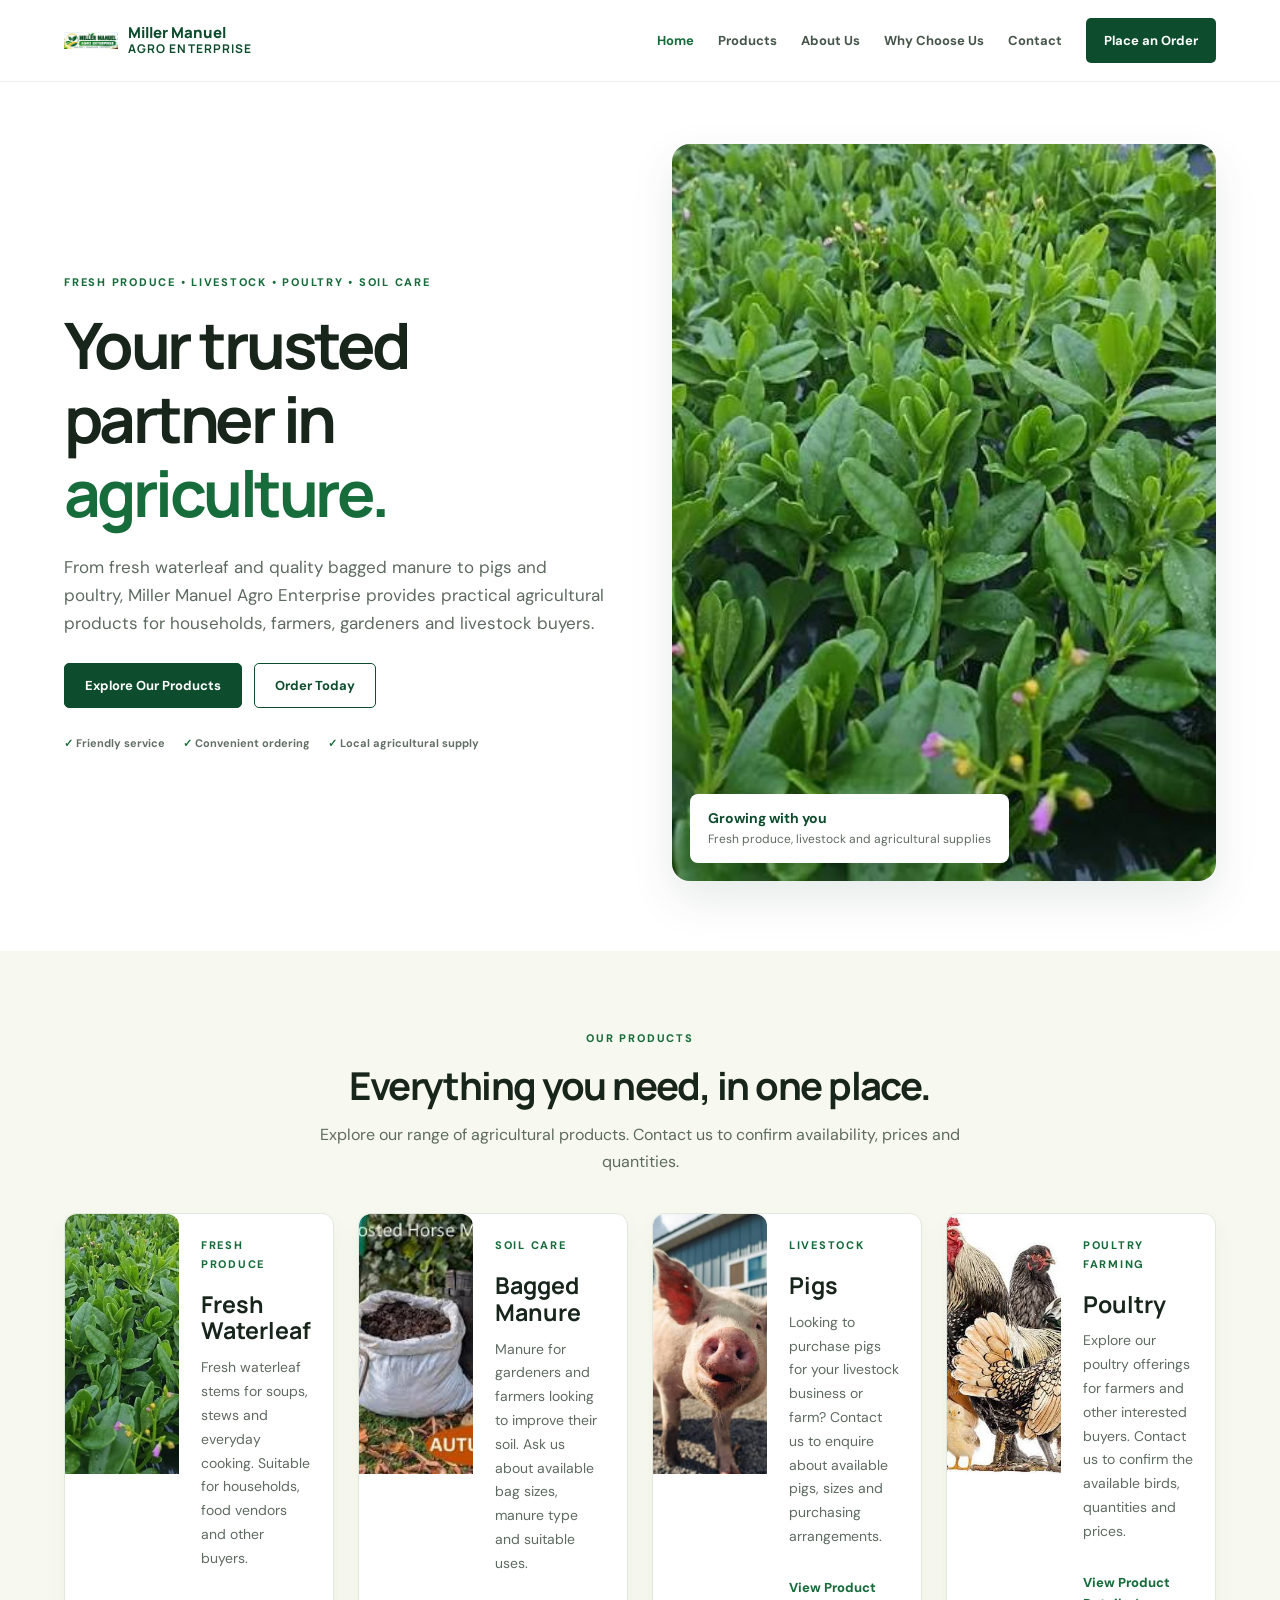
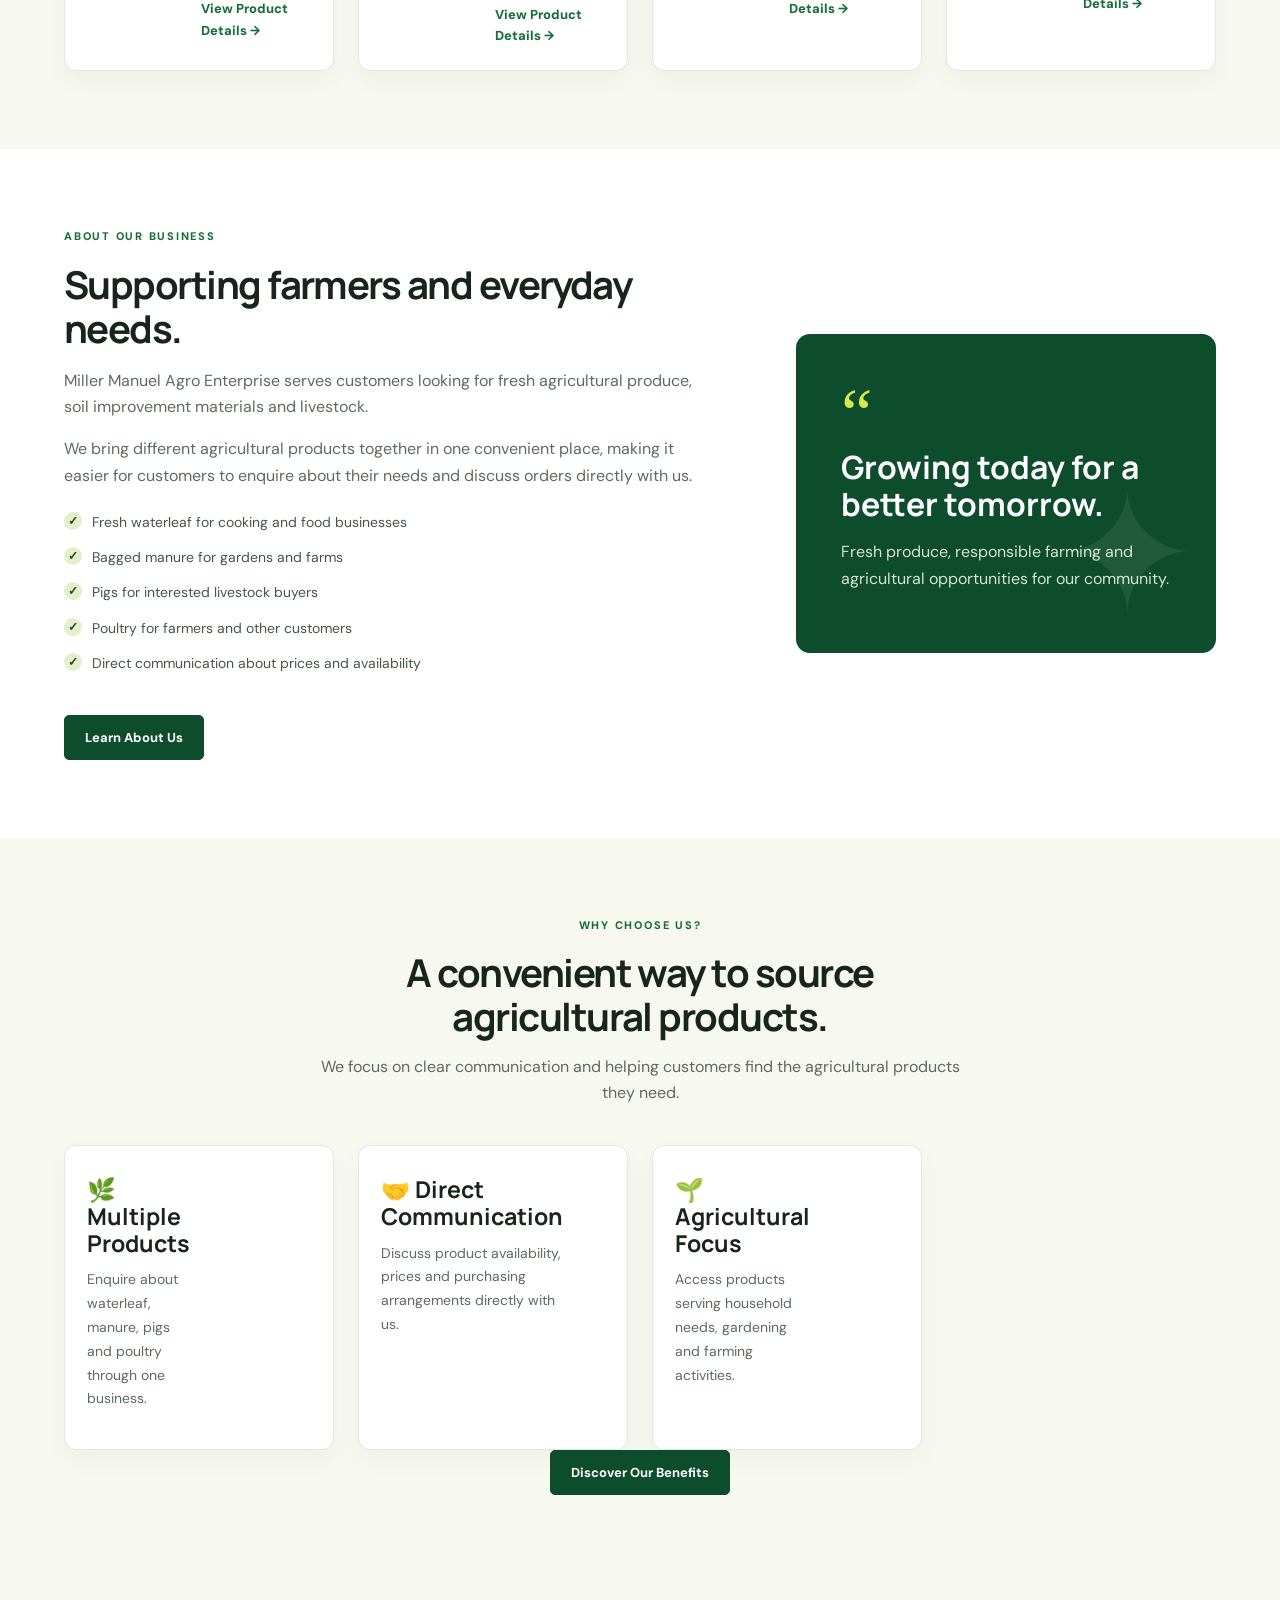
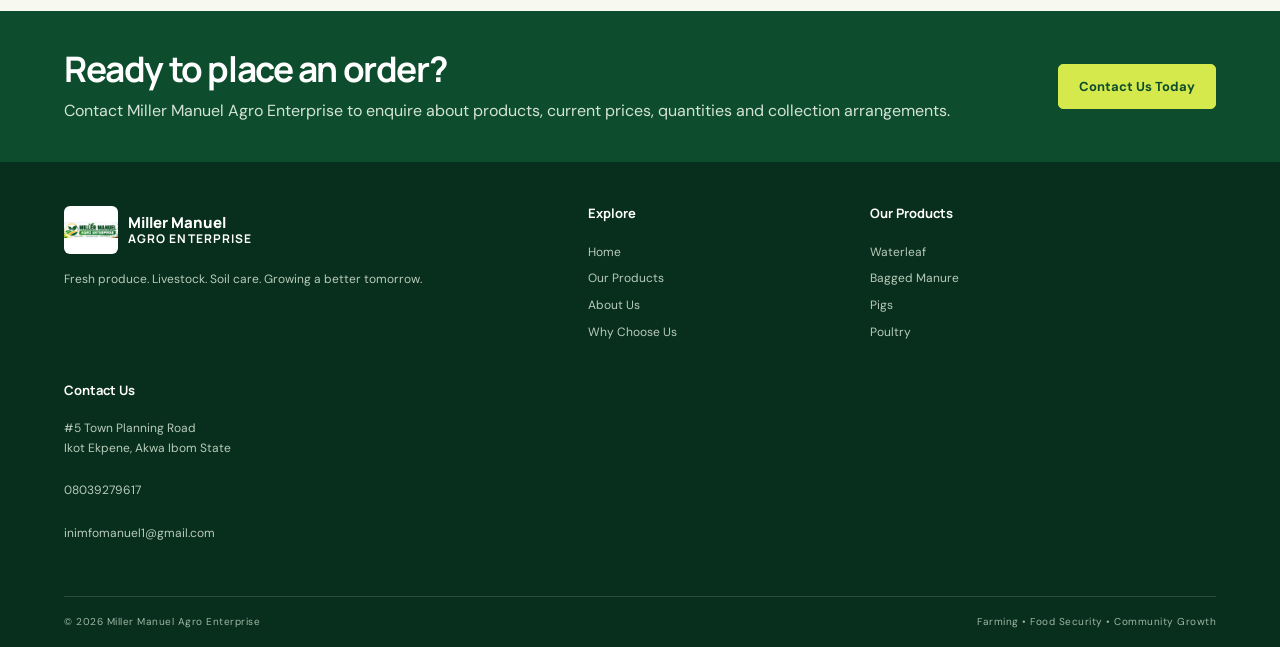
<file: index.html>
<!DOCTYPE html>
<html lang="en">
<head>
    <meta charset="UTF-8">
    <meta name="viewport" content="width=device-width, initial-scale=1.0">

    <meta name="description" content="Buy fresh waterleaf, quality bagged manure, healthy pigs and poultry from Miller Manuel Agro Enterprise in Ikot Ekpene, Akwa Ibom State.">

    <meta name="theme-color" content="#174d32">

    <title>Miller Manuel Agro Enterprise | Home</title>

    <!-- Website favicon -->
    <link rel="icon" type="image/png" href="images/logo.png">

    <!-- Website stylesheet -->
    <link rel="stylesheet" href="style.css">

    <!-- Website JavaScript -->
    <script src="script.js" defer></script>
</head>

<body>

<!-- HEADER -->
<header class="site-header">
    <a class="brand" href="index.html">
        <img src="images/logo.png" alt="Miller Manuel Agro Enterprise logo">
        <span>Miller Manuel <b>Agro Enterprise</b></span>
    </a>

    <button
        class="menu-toggle"
        aria-label="Open navigation"
        aria-expanded="false"
        aria-controls="main-navigation"
        type="button">
        ☰
    </button>

    <nav class="nav" id="main-navigation">
        <a class="active" href="index.html">Home</a>
        <a href="products.html">Products</a>
        <a href="about.html">About Us</a>
        <a href="benefits.html">Why Choose Us</a>
        <a href="contact.html">Contact</a>
        <a class="nav-cta" href="contact.html#order">Place an Order</a>
    </nav>
</header>

<main>

    <!-- HERO SECTION -->
    <section class="hero">
        <div class="hero-content">

            <p class="eyebrow">
                FRESH PRODUCE • LIVESTOCK • POULTRY • SOIL CARE
            </p>

            <h1>
                Your trusted partner in
                <span>agriculture.</span>
            </h1>

            <p>
                From fresh waterleaf and quality bagged manure to pigs
                and poultry, Miller Manuel Agro Enterprise provides
                practical agricultural products for households,
                farmers, gardeners and livestock buyers.
            </p>

            <div class="hero-actions">
                <a class="button" href="products.html">
                    Explore Our Products
                </a>

                <a class="button button-outline" href="contact.html#order">
                    Order Today
                </a>
            </div>

            <div class="trust-row">
                <span>✓ Friendly service</span>
                <span>✓ Convenient ordering</span>
                <span>✓ Local agricultural supply</span>
            </div>
        </div>

        <div class="hero-image">
            <img
                src="images/water-leaf.jfif"
                alt="Fresh green waterleaf available from Miller Manuel Agro Enterprise">

            <div class="image-note">
                <strong>Growing with you</strong>
                <br>
                Fresh produce, livestock and agricultural supplies
            </div>
        </div>
    </section>


    <!-- PRODUCTS SECTION -->
    <section class="section section-soft" id="products">

        <div class="section-heading">
            <p class="eyebrow">OUR PRODUCTS</p>

            <h2>Everything you need, in one place.</h2>

            <p>
                Explore our range of agricultural products.
                Contact us to confirm availability, prices and quantities.
            </p>
        </div>

        <div class="product-grid">

            <!-- WATERLEAF -->
            <article class="product-card" id="waterleaf">
                <div class="product-visual">
                    <img
                        src="images/water-leaf.jfif"
                        alt="Fresh waterleaf stems"
                        loading="lazy">
                </div>

                <div class="product-copy">
                    <p class="tag">FRESH PRODUCE</p>

                    <h3>Fresh Waterleaf</h3>

                    <p>
                        Fresh waterleaf stems for soups, stews and
                        everyday cooking. Suitable for households,
                        food vendors and other buyers.
                    </p>

                    <a class="text-link" href="products.html#waterleaf">
                        View Product Details →
                    </a>
                </div>
            </article>


            <!-- BAGGED MANURE -->
            <article class="product-card" id="manure">
                <div class="product-visual">
                    <img
                        src="images/manure.jfif"
                        alt="Bagged manure for soil enrichment"
                        loading="lazy">
                </div>

                <div class="product-copy">
                    <p class="tag">SOIL CARE</p>

                    <h3>Bagged Manure</h3>

                    <p>
                        Manure for gardeners and farmers looking to
                        improve their soil. Ask us about available
                        bag sizes, manure type and suitable uses.
                    </p>

                    <a class="text-link" href="products.html#manure">
                        View Product Details →
                    </a>
                </div>
            </article>


            <!-- PIGS -->
            <article class="product-card" id="pigs">
                <div class="product-visual">
                    <img
                        src="images/pig.jfif"
                        alt="Pig available from Miller Manuel Agro Enterprise"
                        loading="lazy">
                </div>

                <div class="product-copy">
                    <p class="tag">LIVESTOCK</p>

                    <h3>Pigs</h3>

                    <p>
                        Looking to purchase pigs for your livestock
                        business or farm? Contact us to enquire about
                        available pigs, sizes and purchasing arrangements.
                    </p>

                    <a class="text-link" href="products.html#pigs">
                        View Product Details →
                    </a>
                </div>
            </article>


            <!-- POULTRY -->
            <article class="product-card" id="poultry">
                <div class="product-visual">
                    <img
                        src="images/poultry.jfif"
                        alt="Poultry available from Miller Manuel Agro Enterprise"
                        loading="lazy">
                </div>

                <div class="product-copy">
                    <p class="tag">POULTRY FARMING</p>

                    <h3>Poultry</h3>

                    <p>
                        Explore our poultry offerings for farmers
                        and other interested buyers. Contact us
                        to confirm the available birds, quantities
                        and prices.
                    </p>

                    <a class="text-link" href="products.html#poultry">
                        View Product Details →
                    </a>
                </div>
            </article>

        </div>
    </section>


    <!-- ABOUT SECTION -->
    <section class="section split-section">

        <div>
            <p class="eyebrow">ABOUT OUR BUSINESS</p>

            <h2>Supporting farmers and everyday needs.</h2>

            <p>
                Miller Manuel Agro Enterprise serves customers looking
                for fresh agricultural produce, soil improvement
                materials and livestock.
            </p>

            <p>
                We bring different agricultural products together in
                one convenient place, making it easier for customers
                to enquire about their needs and discuss orders directly
                with us.
            </p>

            <ul class="check-list">
                <li>Fresh waterleaf for cooking and food businesses</li>
                <li>Bagged manure for gardens and farms</li>
                <li>Pigs for interested livestock buyers</li>
                <li>Poultry for farmers and other customers</li>
                <li>Direct communication about prices and availability</li>
            </ul>

            <a class="button" href="about.html">
                Learn About Us
            </a>
        </div>

        <div class="quote-card">
            <span class="quote-mark">“</span>

            <h3>Growing today for a better tomorrow.</h3>

            <p>
                Fresh produce, responsible farming and agricultural
                opportunities for our community.
            </p>

            <span class="quote-leaf">✦</span>
        </div>

    </section>


    <!-- WHY CHOOSE US -->
    <section class="section section-soft">

        <div class="section-heading">
            <p class="eyebrow">WHY CHOOSE US?</p>

            <h2>A convenient way to source agricultural products.</h2>

            <p>
                We focus on clear communication and helping customers
                find the agricultural products they need.
            </p>
        </div>

        <div class="product-grid">

            <article class="product-card">
                <div class="product-copy">
                    <h3>🌿 Multiple Products</h3>

                    <p>
                        Enquire about waterleaf, manure, pigs and poultry
                        through one business.
                    </p>
                </div>
            </article>

            <article class="product-card">
                <div class="product-copy">
                    <h3>🤝 Direct Communication</h3>

                    <p>
                        Discuss product availability, prices and
                        purchasing arrangements directly with us.
                    </p>
                </div>
            </article>

            <article class="product-card">
                <div class="product-copy">
                    <h3>🌱 Agricultural Focus</h3>

                    <p>
                        Access products serving household needs,
                        gardening and farming activities.
                    </p>
                </div>
            </article>

        </div>

        <div class="section-heading">
            <a class="button" href="benefits.html">
                Discover Our Benefits
            </a>
        </div>

    </section>


    <!-- CALL TO ACTION -->
    <section class="cta-band">

        <div>
            <h2>Ready to place an order?</h2>

            <p>
                Contact Miller Manuel Agro Enterprise to enquire
                about products, current prices, quantities and
                collection arrangements.
            </p>
        </div>

        <a class="button button-light" href="contact.html#order">
            Contact Us Today
        </a>

    </section>

</main>


<!-- FOOTER -->
<footer class="footer">

    <div class="footer-main">

        <div>
            <a class="brand brand-footer" href="index.html">
                <img src="images/logo.png" alt="">

                <span>
                    Miller Manuel
                    <b>Agro Enterprise</b>
                </span>
            </a>

            <p>
                Fresh produce. Livestock. Soil care.
                Growing a better tomorrow.
            </p>
        </div>


        <div>
            <h4>Explore</h4>

            <a href="index.html">Home</a>
            <a href="products.html">Our Products</a>
            <a href="about.html">About Us</a>
            <a href="benefits.html">Why Choose Us</a>
        </div>


        <div>
            <h4>Our Products</h4>

            <a href="products.html#waterleaf">Waterleaf</a>
            <a href="products.html#manure">Bagged Manure</a>
            <a href="products.html#pigs">Pigs</a>
            <a href="products.html#poultry">Poultry</a>
        </div>


        <div>
            <h4>Contact Us</h4>

            <p>
                #5 Town Planning Road<br>
                Ikot Ekpene, Akwa Ibom State
            </p>

            <p>
                <a href="tel:08039279617">08039279617</a>
            </p>

            <p>
                <a href="mailto:inimfomanuel1@gmail.com">
                    inimfomanuel1@gmail.com
                </a>
            </p>
        </div>

    </div>


    <div class="footer-bottom">

        <span>
            © <span class="year"></span>
            Miller Manuel Agro Enterprise
        </span>

        <span>
            Farming • Food Security • Community Growth
        </span>

    </div>

</footer>

</body>
</html>
</file>
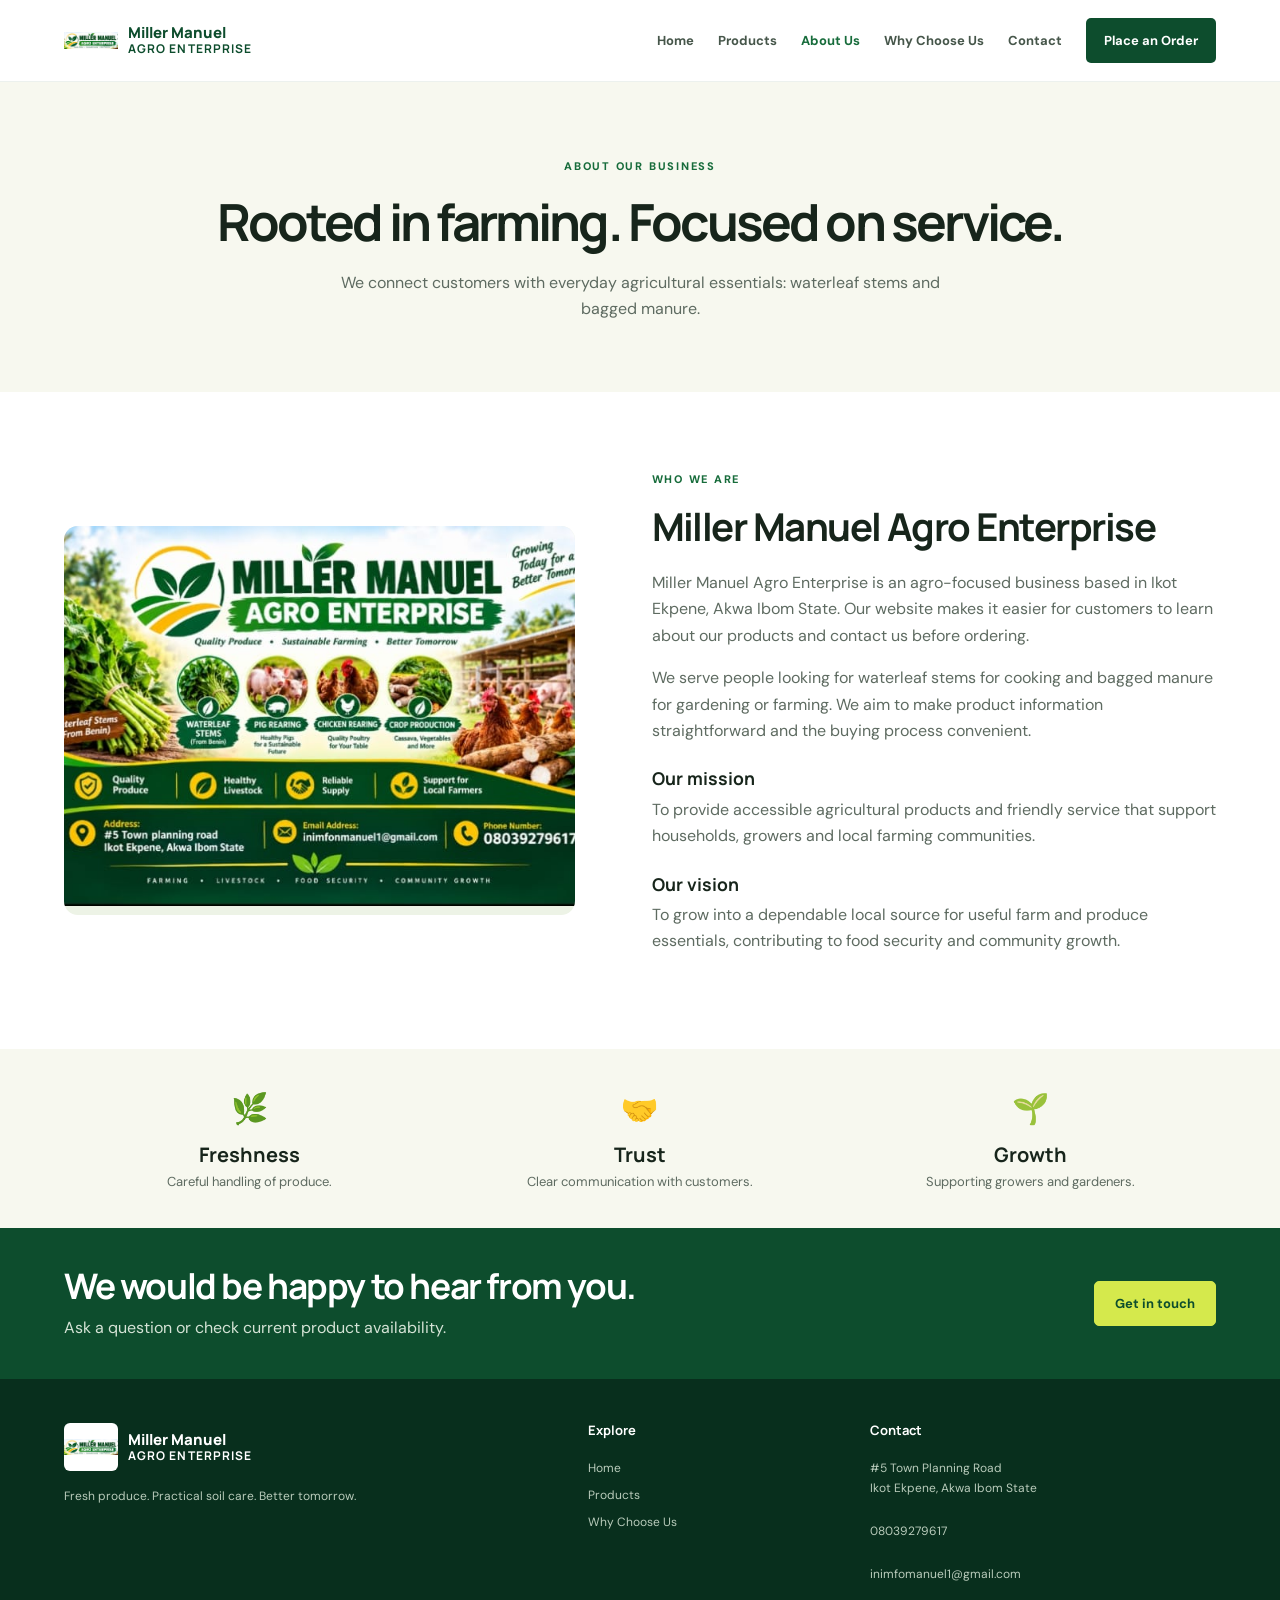
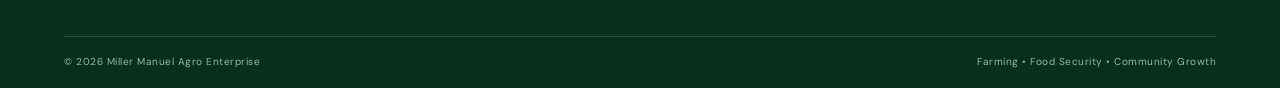
<file: about.html>
<!DOCTYPE html>
<html lang="en">
    <head>
        <meta charset="UTF-8">
        <meta name="viewport" content="width=device-width, initial-scale=1.0">
        <title>About Us | Miller Manuel Agro Enterprise</title>
        <link rel="stylesheet" href="style.css">
        <script src="script.js" defer></script>
        <link rel="icon" type="image/png" href="images/logo.png">

    </head>
<body><header class="site-header"><a class="brand" href="index.html"><img src="images/logo.png" alt="Miller Manuel Agro Enterprise logo"><span>Miller Manuel <b>Agro Enterprise</b></span></a><button class="menu-toggle" aria-label="Open navigation" aria-expanded="false">☰</button><nav class="nav"><a href="index.html">Home</a><a href="products.html">Products</a><a class="active" href="about.html">About Us</a><a href="benefits.html">Why Choose Us</a><a href="contact.html">Contact</a><a class="nav-cta" href="contact.html#order">Place an Order</a></nav></header>
<main><section class="page-hero"><p class="eyebrow">ABOUT OUR BUSINESS</p><h1>Rooted in farming. Focused on service.</h1><p>We connect customers with everyday agricultural essentials: waterleaf stems and bagged manure.</p></section><section class="section about-layout"><div class="about-image"><img src="images/banner.jpeg" alt="Agricultural produce and farm activities"></div><div><p class="eyebrow">WHO WE ARE</p><h2>Miller Manuel Agro Enterprise</h2><p>Miller Manuel Agro Enterprise is an agro-focused business based in Ikot Ekpene, Akwa Ibom State. Our website makes it easier for customers to learn about our products and contact us before ordering.</p><p>We serve people looking for waterleaf stems for cooking and bagged manure for gardening or farming. We aim to make product information straightforward and the buying process convenient.</p><h3>Our mission</h3><p>To provide accessible agricultural products and friendly service that support households, growers and local farming communities.</p><h3>Our vision</h3><p>To grow into a dependable local source for useful farm and produce essentials, contributing to food security and community growth.</p></div></section><section class="values-strip"><div><span>🌿</span><h3>Freshness</h3><p>Careful handling of produce.</p></div><div><span>🤝</span><h3>Trust</h3><p>Clear communication with customers.</p></div><div><span>🌱</span><h3>Growth</h3><p>Supporting growers and gardeners.</p></div></section><section class="cta-band"><div><h2>We would be happy to hear from you.</h2><p>Ask a question or check current product availability.</p></div><a class="button button-light" href="contact.html">Get in touch</a></section></main><footer class="footer"><div class="footer-main"><div><a class="brand brand-footer" href="index.html"><img src="images/logo.png" alt=""><span>Miller Manuel <b>Agro Enterprise</b></span></a><p>Fresh produce. Practical soil care. Better tomorrow.</p></div><div><h4>Explore</h4><a href="index.html">Home</a><a href="products.html">Products</a><a href="benefits.html">Why Choose Us</a></div><div><h4>Contact</h4><p>#5 Town Planning Road<br>Ikot Ekpene, Akwa Ibom State</p><p>08039279617</p><p>inimfomanuel1@gmail.com</p></div></div><div class="footer-bottom"><span>© <span class="year"></span> Miller Manuel Agro Enterprise</span><span>Farming • Food Security • Community Growth</span></div></footer></body></html>
</file>
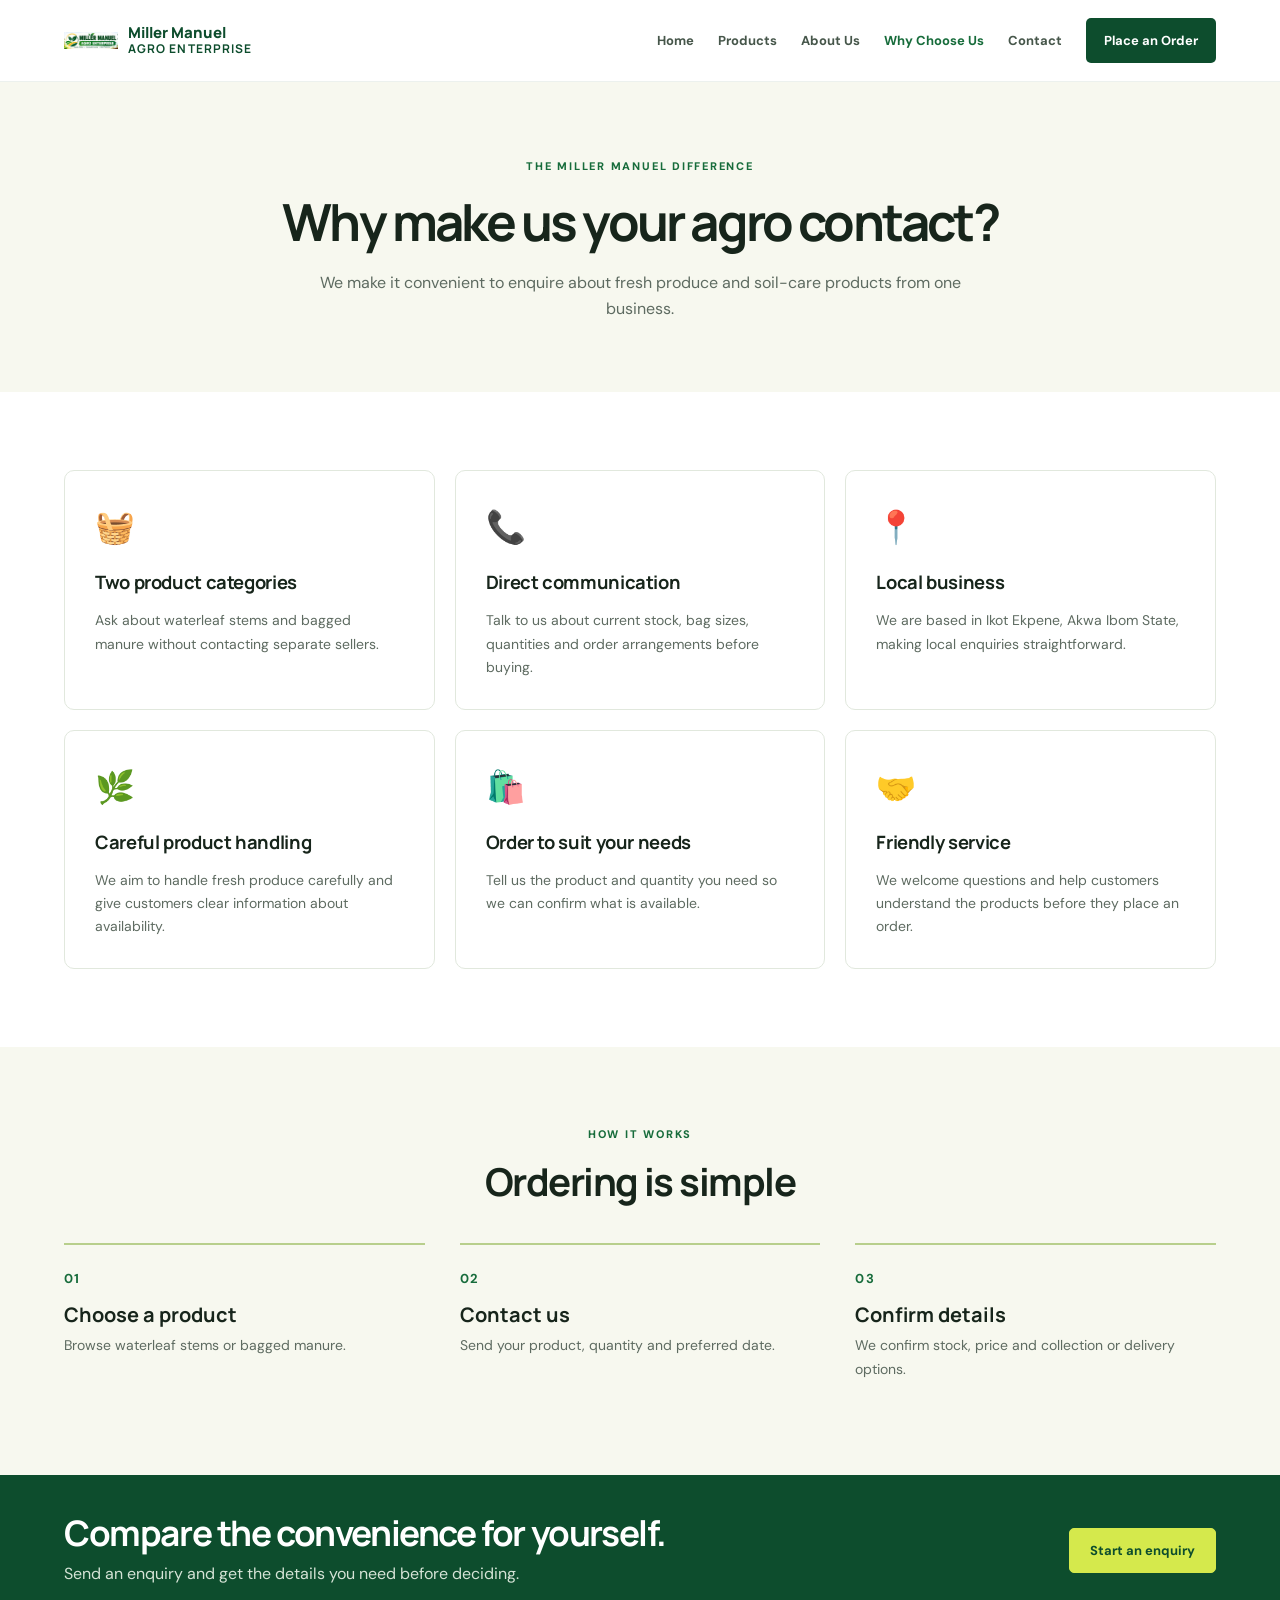
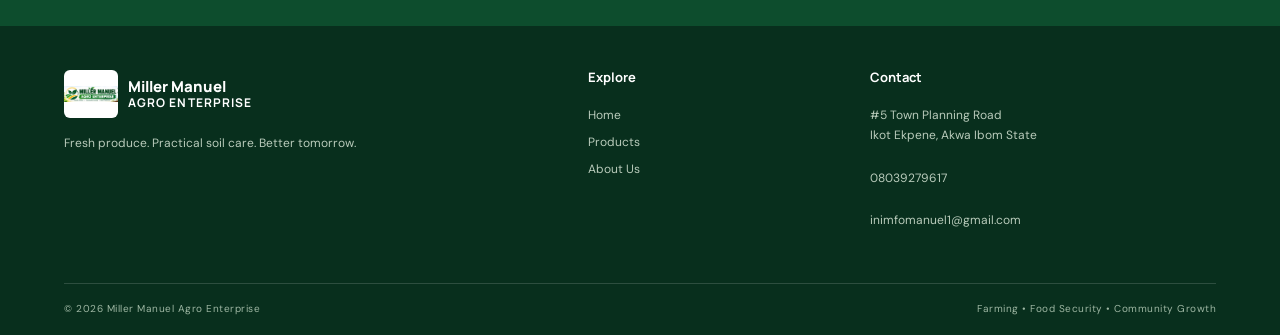
<file: benefits.html>
<!DOCTYPE html>
<html lang="en">
    <head>
        <meta charset="UTF-8">
        <meta name="viewport" content="width=device-width, initial-scale=1.0">
        <title>Why Choose Us | Miller Manuel Agro Enterprise</title>
        <link rel="stylesheet" href="style.css">
        <script src="script.js" defer></script>
            <link rel="icon" type="image/png" href="images/logo.png">

    </head>
<body>
    <header class="site-header"><a class="brand" href="index.html"><img src="images/logo.png" alt="Miller Manuel Agro Enterprise logo"><span>Miller Manuel <b>Agro Enterprise</b></span></a><button class="menu-toggle" aria-label="Open navigation" aria-expanded="false">☰</button><nav class="nav"><a href="index.html">Home</a><a href="products.html">Products</a><a href="about.html">About Us</a><a class="active" href="benefits.html">Why Choose Us</a><a href="contact.html">Contact</a><a class="nav-cta" href="contact.html#order">Place an Order</a></nav></header>
<main><section class="page-hero"><p class="eyebrow">THE MILLER MANUEL DIFFERENCE</p><h1>Why make us your agro contact?</h1><p>We make it convenient to enquire about fresh produce and soil-care products from one business.</p></section><section class="section"><div class="benefit-grid"><article class="benefit-card"><span>🧺</span><h2>Two product categories</h2><p>Ask about waterleaf stems and bagged manure without contacting separate sellers.</p></article><article class="benefit-card"><span>📞</span><h2>Direct communication</h2><p>Talk to us about current stock, bag sizes, quantities and order arrangements before buying.</p></article><article class="benefit-card"><span>📍</span><h2>Local business</h2><p>We are based in Ikot Ekpene, Akwa Ibom State, making local enquiries straightforward.</p></article><article class="benefit-card"><span>🌿</span><h2>Careful product handling</h2><p>We aim to handle fresh produce carefully and give customers clear information about availability.</p></article><article class="benefit-card"><span>🛍️</span><h2>Order to suit your needs</h2><p>Tell us the product and quantity you need so we can confirm what is available.</p></article><article class="benefit-card"><span>🤝</span><h2>Friendly service</h2><p>We welcome questions and help customers understand the products before they place an order.</p></article></div></section><section class="section section-soft"><div class="section-heading"><p class="eyebrow">HOW IT WORKS</p><h2>Ordering is simple</h2></div><div class="steps"><div><strong>01</strong><h3>Choose a product</h3><p>Browse waterleaf stems or bagged manure.</p></div><div><strong>02</strong><h3>Contact us</h3><p>Send your product, quantity and preferred date.</p></div><div><strong>03</strong><h3>Confirm details</h3><p>We confirm stock, price and collection or delivery options.</p></div></div></section><section class="cta-band"><div><h2>Compare the convenience for yourself.</h2><p>Send an enquiry and get the details you need before deciding.</p></div><a class="button button-light" href="contact.html#order">Start an enquiry</a></section></main><footer class="footer"><div class="footer-main"><div><a class="brand brand-footer" href="index.html"><img src="images/logo.png" alt=""><span>Miller Manuel <b>Agro Enterprise</b></span></a><p>Fresh produce. Practical soil care. Better tomorrow.</p></div><div><h4>Explore</h4><a href="index.html">Home</a><a href="products.html">Products</a><a href="about.html">About Us</a></div><div><h4>Contact</h4><p>#5 Town Planning Road<br>Ikot Ekpene, Akwa Ibom State</p><p>08039279617</p><p>inimfomanuel1@gmail.com</p></div></div><div class="footer-bottom"><span>© <span class="year"></span> Miller Manuel Agro Enterprise</span><span>Farming • Food Security • Community Growth</span></div></footer></body></html>
</file>
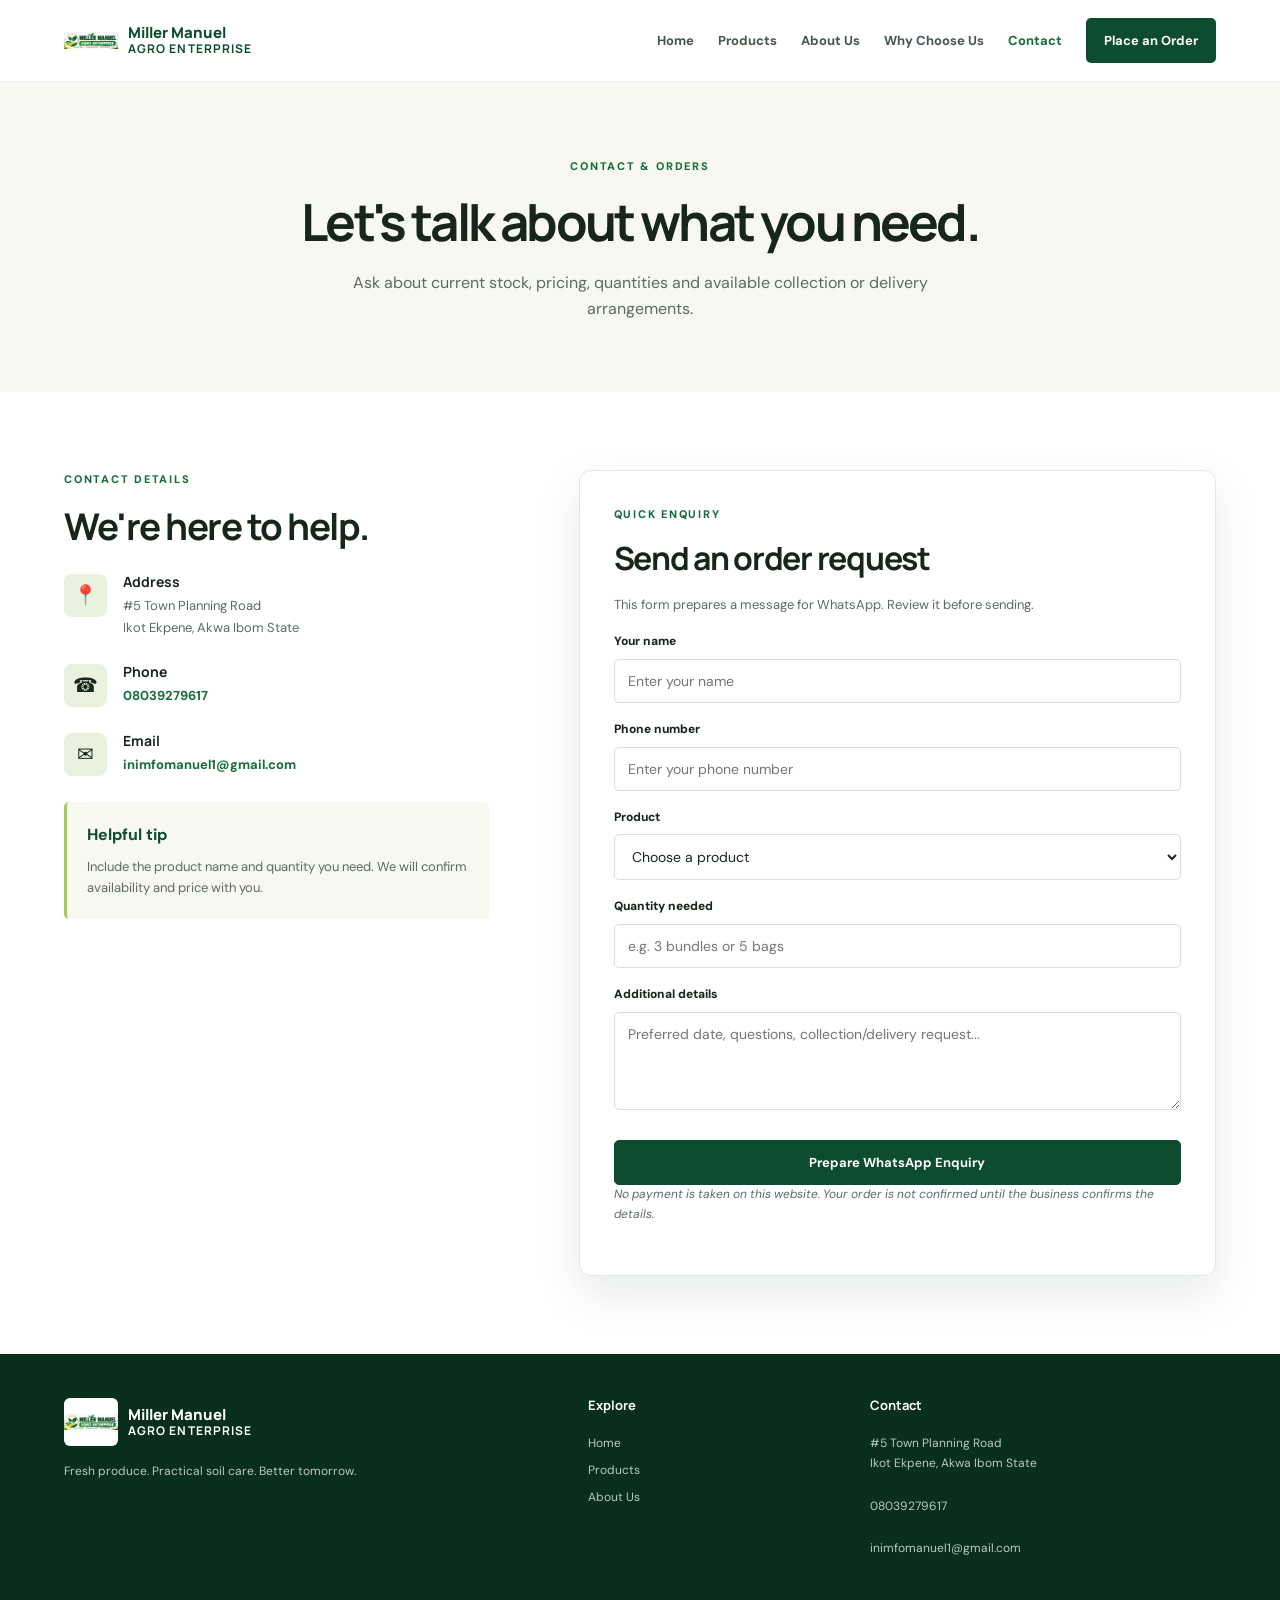
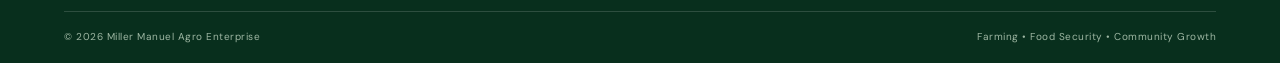
<file: contact.html>
<!DOCTYPE html>
<html lang="en"><head>
    <meta charset="UTF-8">
    <meta name="viewport" content="width=device-width, initial-scale=1.0">
    <title>Contact & Order | Miller Manuel Agro Enterprise</title>
    <link rel="stylesheet" href="style.css">
    <script src="script.js" defer></script>
    <link rel="icon" type="image/png" href="images/logo.png">

</head>
<body>
    <header class="site-header">
        <a class="brand" href="index.html">
            <img src="images/logo.png" alt="Miller Manuel Agro Enterprise logo">
            <span>Miller Manuel <b>Agro Enterprise</b></span></a><button class="menu-toggle" aria-label="Open navigation" aria-expanded="false">☰</button><nav class="nav"><a href="index.html">Home</a><a href="products.html">Products</a><a href="about.html">About Us</a><a href="benefits.html">Why Choose Us</a><a class="active" href="contact.html">Contact</a><a class="nav-cta" href="#order">Place an Order</a></nav></header>
<main>
    <section class="page-hero">
    <p class="eyebrow">CONTACT & ORDERS</p>
    <h1>Let's talk about what you need.</h1>
    <p>Ask about current stock, pricing, quantities and available collection or delivery arrangements.</p></section><section class="section contact-layout"><div class="contact-info"><p class="eyebrow">CONTACT DETAILS</p><h2>We're here to help.</h2><div class="contact-item"><span>📍</span><div><h3>Address</h3><p>#5 Town Planning Road<br>Ikot Ekpene, Akwa Ibom State</p></div></div><div class="contact-item"><span>☎</span><div><h3>Phone</h3><p><a href="tel:+2348039279617">08039279617</a></p></div></div><div class="contact-item"><span>✉</span><div><h3>Email</h3><p><a href="mailto:inimfomanuel1@gmail.com">inimfomanuel1@gmail.com</a></p></div></div><div class="contact-tip"><strong>Helpful tip</strong><p>Include the product name and quantity you need. We will confirm availability and price with you.</p></div></div>
<form class="order-form" id="order"><p class="eyebrow">QUICK ENQUIRY</p>
    <h2>Send an order request</h2>
    <p class="form-intro">This form prepares a message for WhatsApp. Review it before sending.</p>
    <label for="customerName">Your name</label>
    <input id="customerName" name="customerName" required placeholder="Enter your name">
    
    <label for="customerPhone">Phone number</label>
    <input id="customerPhone" name="customerPhone" required type="tel" placeholder="Enter your phone number"><label for="product">Product</label>
    <select id="product" name="product" required>
        <option value="">Choose a product</option>
        <option>Waterleaf stems</option>
        <option>Bagged manure</option>
        <option>Pig</option>
        <option>Poultry</option>
        <option>All products</option>
    </select>
        <label for="quantity">Quantity needed</label>
        <input id="quantity" name="quantity" required placeholder="e.g. 3 bundles or 5 bags">
        <label for="message">Additional details</label>
        <textarea id="message" name="message" rows="4" placeholder="Preferred date, questions, collection/delivery request..."></textarea>
        <button class="button form-submit" type="submit">Prepare WhatsApp Enquiry</button><p class="small-note">No payment is taken on this website. Your order is not confirmed until the business confirms the details.</p><p id="formStatus" class="form-status" aria-live="polite"></p></form></section></main><footer class="footer"><div class="footer-main"><div><a class="brand brand-footer" href="index.html"><img src="images/logo.png" alt=""><span>Miller Manuel <b>Agro Enterprise</b></span></a><p>Fresh produce. Practical soil care. Better tomorrow.</p></div><div><h4>Explore</h4><a href="index.html">Home</a><a href="products.html">Products</a><a href="about.html">About Us</a></div><div><h4>Contact</h4><p>#5 Town Planning Road<br>Ikot Ekpene, Akwa Ibom State</p><p>08039279617</p><p>inimfomanuel1@gmail.com</p></div></div><div class="footer-bottom"><span>© <span class="year"></span> Miller Manuel Agro Enterprise</span><span>Farming • Food Security • Community Growth</span></div></footer></body></html>
</file>
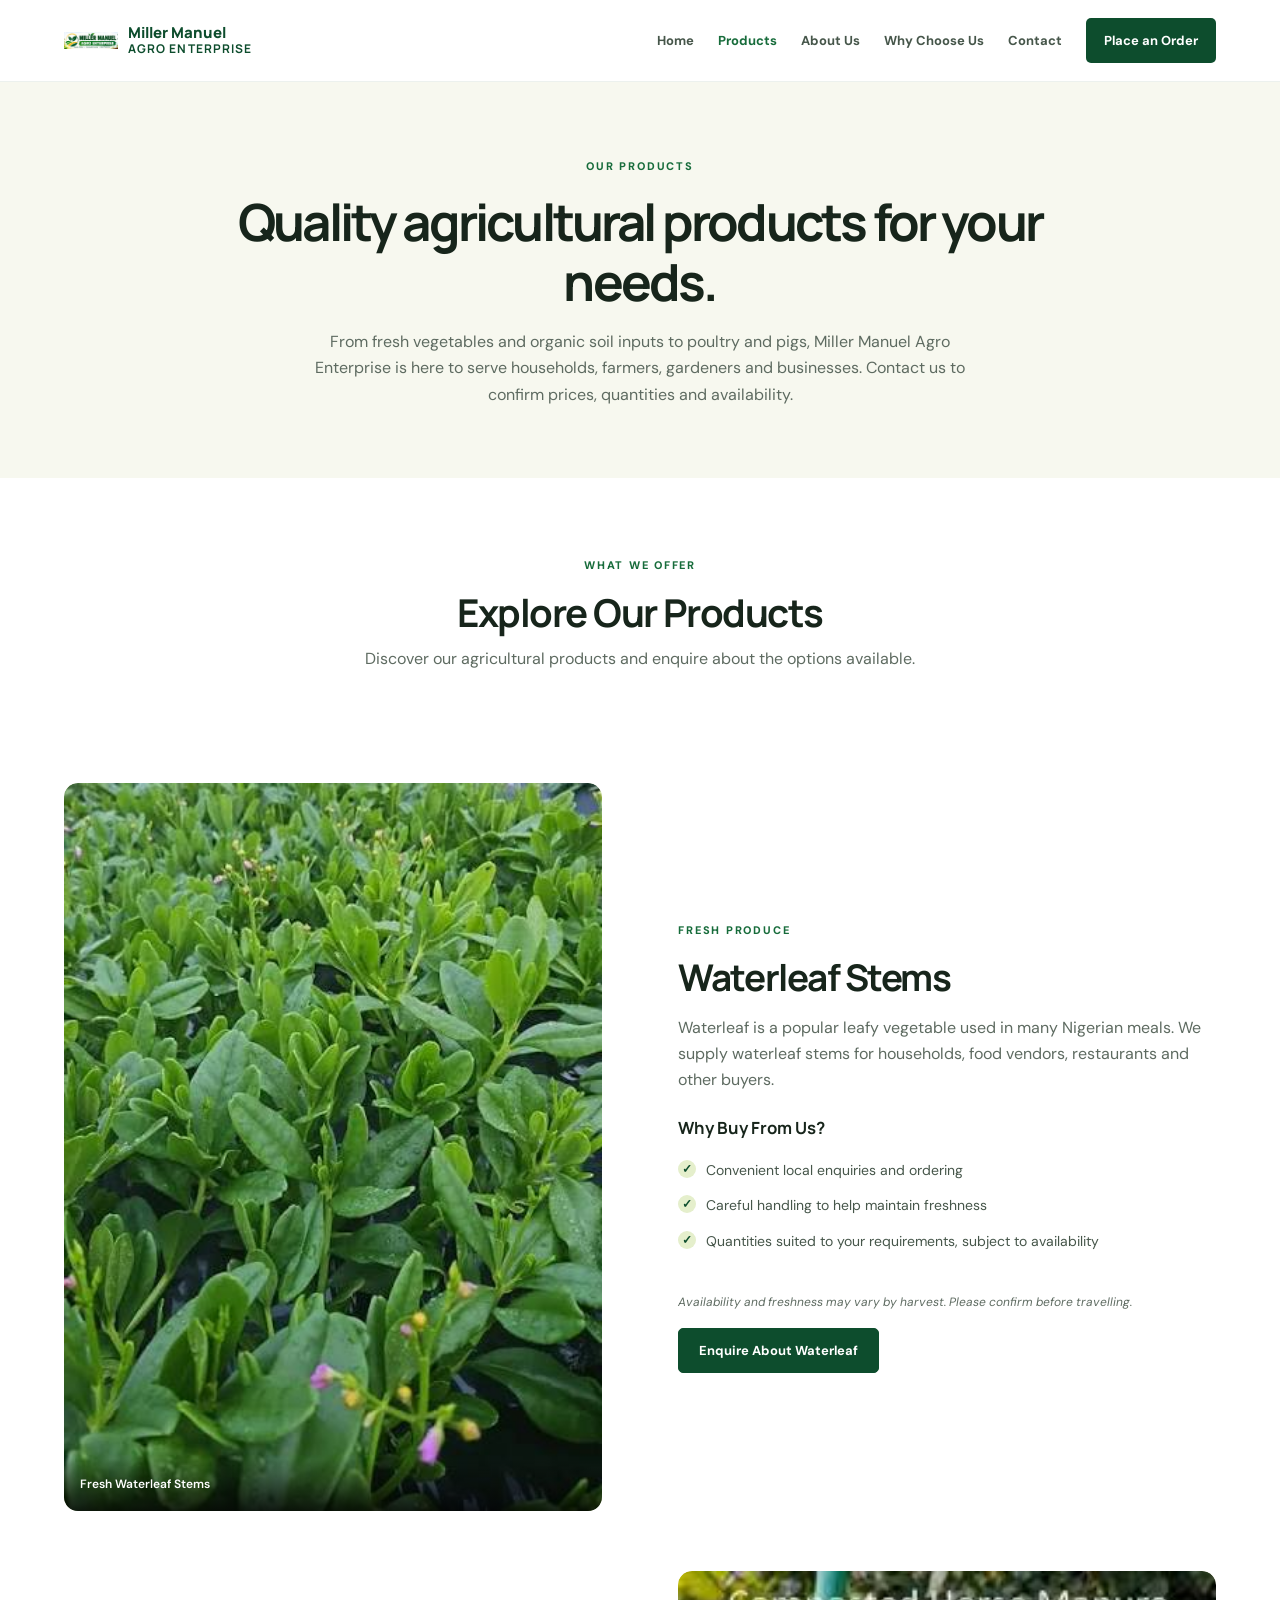
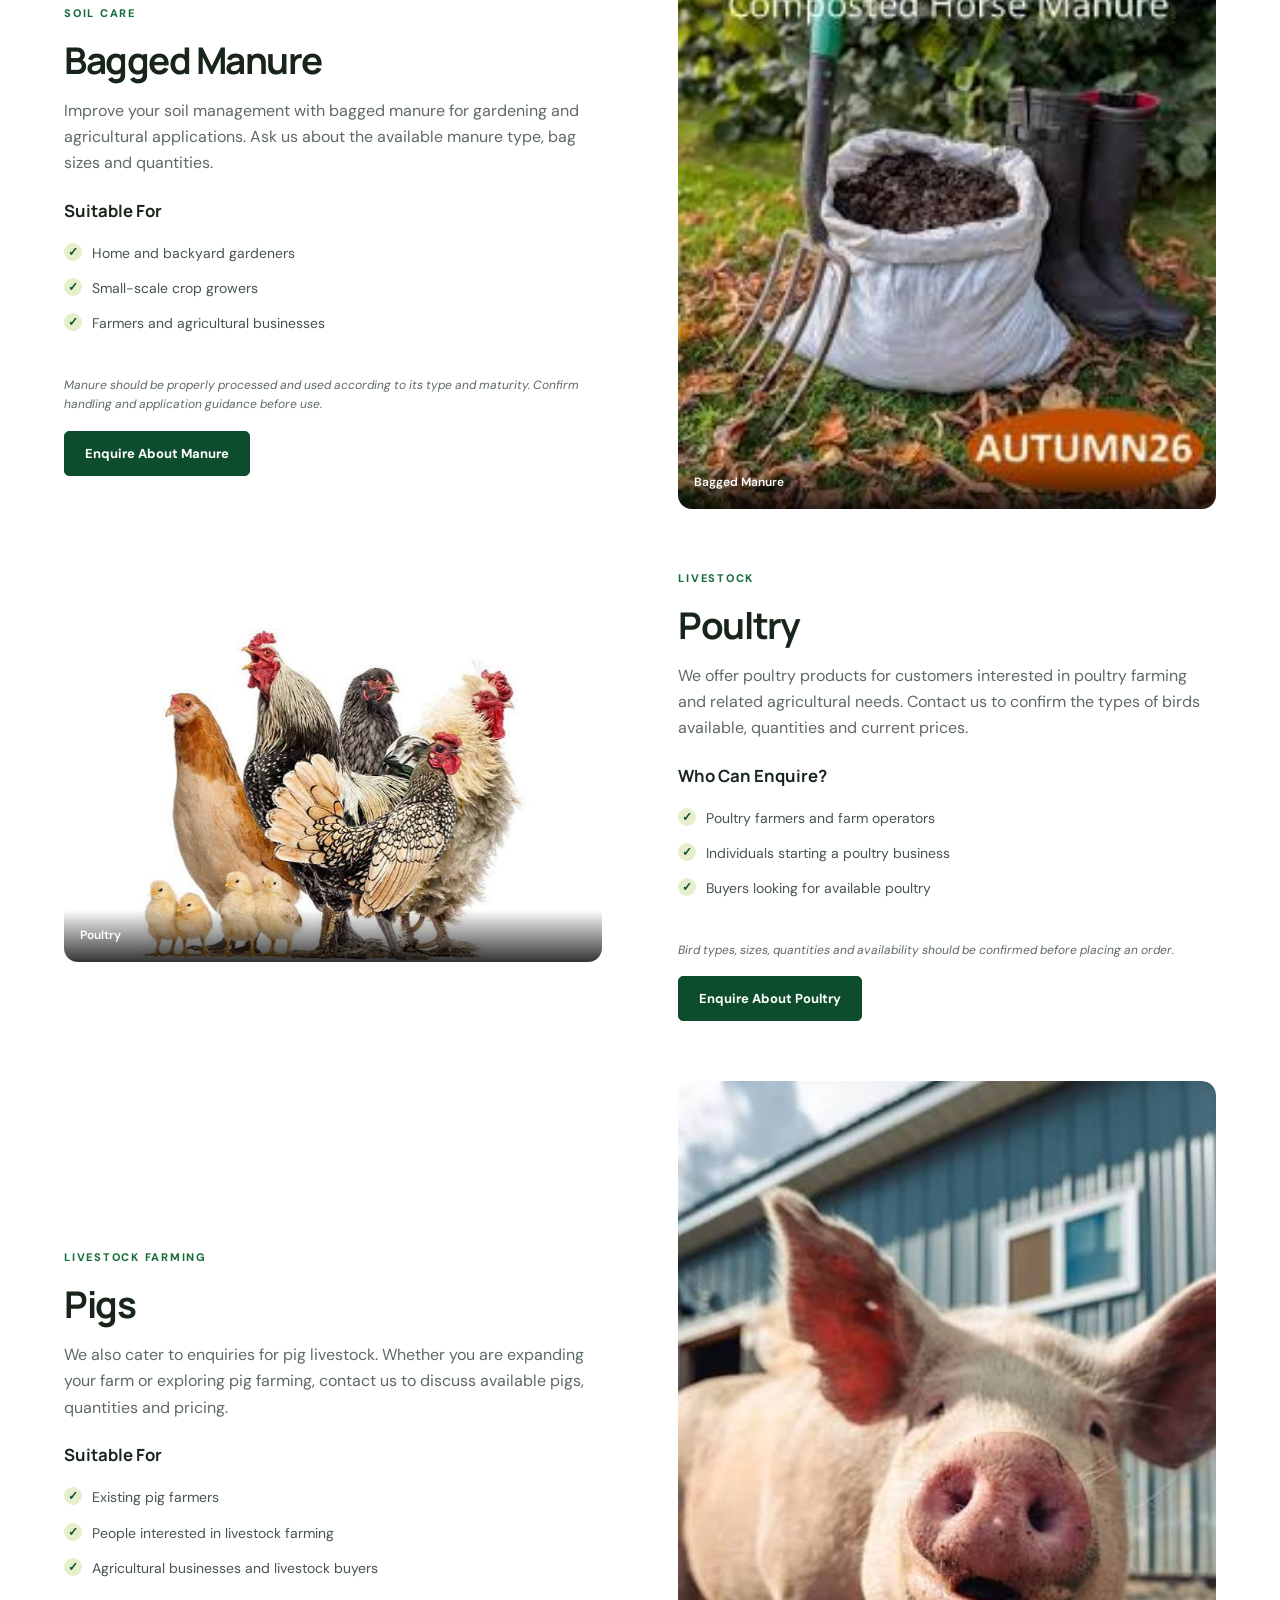
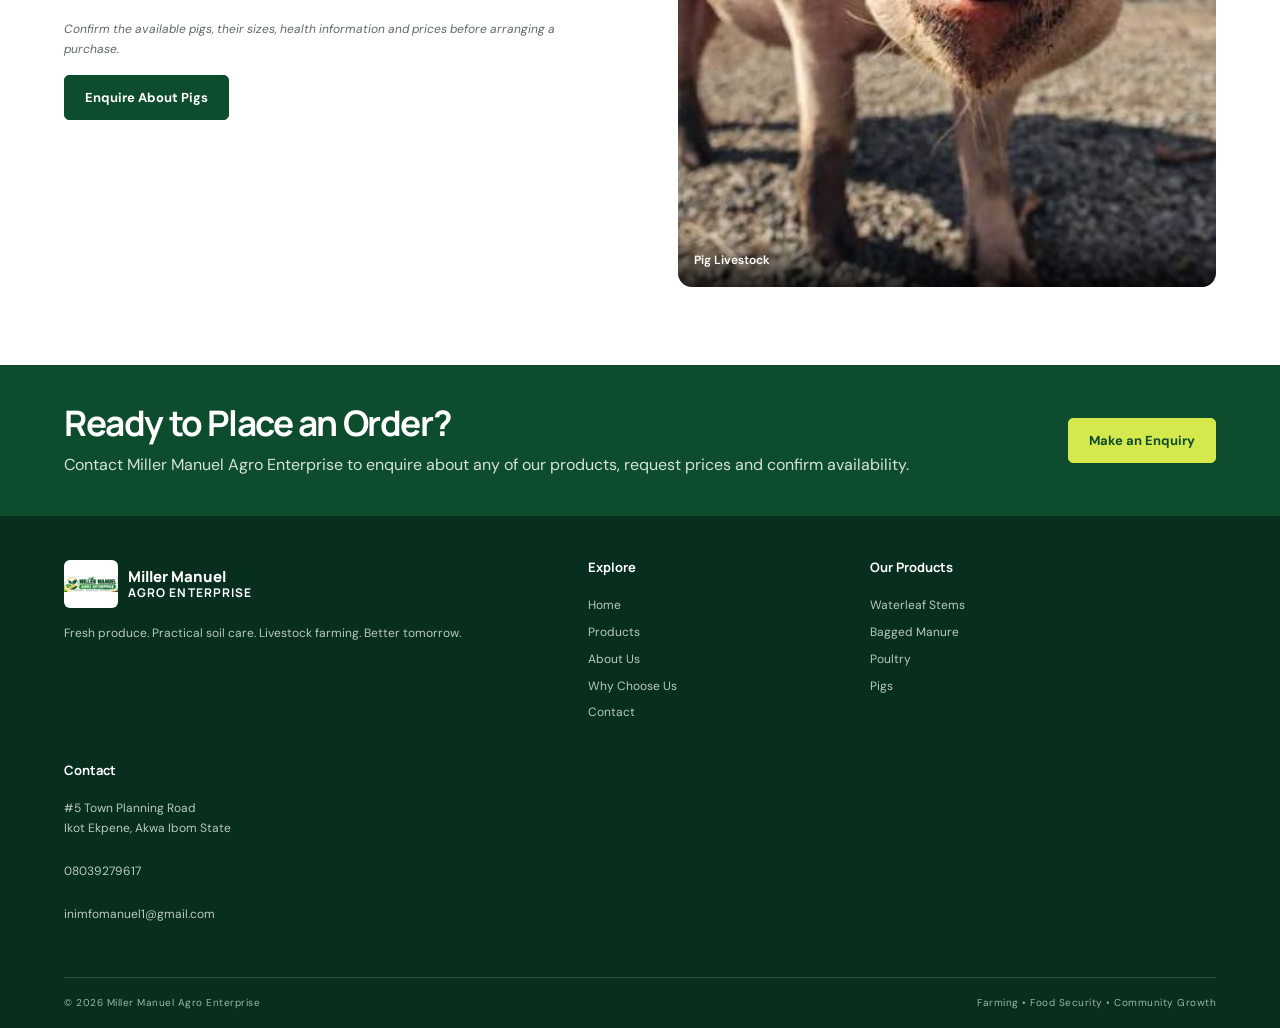
<file: products.html>
<!DOCTYPE html>
<html lang="en">
<head>
    <meta charset="UTF-8">
    <meta name="viewport" content="width=device-width, initial-scale=1.0">

    <meta name="description" content="Explore fresh waterleaf stems, bagged manure, poultry and pigs from Miller Manuel Agro Enterprise in Ikot Ekpene, Akwa Ibom State.">

    <meta name="theme-color" content="#245b35">

    <title>Our Products | Miller Manuel Agro Enterprise</title>

    <!-- Website favicon -->
    <link rel="icon" type="image/png" href="images/logo.png">

    <!-- Main stylesheet -->
    <link rel="stylesheet" href="style.css">

    <!-- Product image styling -->
    <style>
        .detail-art {
            position: relative;
            overflow: hidden;
            min-height: 300px;
        }

        .detail-art .product-photo {
            display: block;
            width: 100%;
            height: 100%;
            min-height: 300px;
            object-fit: cover;
            border-radius: inherit;
        }

        .detail-art .art-caption {
            position: absolute;
            left: 0;
            right: 0;
            bottom: 0;
            padding: 16px;
            color: #fff;
            font-weight: 600;
            background: linear-gradient(
                transparent,
                rgba(0, 0, 0, 0.8)
            );
        }

        .product-list-heading {
            text-align: center;
            margin-bottom: 35px;
        }

        .product-list-heading h2 {
            margin-bottom: 10px;
        }

        @media (max-width: 600px) {
            .detail-art,
            .detail-art .product-photo {
                min-height: 230px;
            }
        }
    </style>

    <!-- Main JavaScript -->
    <script src="script.js" defer></script>
</head>

<body>

    <!-- HEADER -->
    <header class="site-header">

        <a class="brand" href="index.html">
            <img src="images/logo.png"
                 alt="Miller Manuel Agro Enterprise logo">

            <span>
                Miller Manuel
                <b>Agro Enterprise</b>
            </span>
        </a>

        <button class="menu-toggle"
                aria-label="Open navigation"
                aria-expanded="false">
            ☰
        </button>

        <nav class="nav">
            <a href="index.html">Home</a>
            <a class="active" href="products.html">Products</a>
            <a href="about.html">About Us</a>
            <a href="benefits.html">Why Choose Us</a>
            <a href="contact.html">Contact</a>
            <a class="nav-cta" href="contact.html#order">
                Place an Order
            </a>
        </nav>

    </header>

    <main>

        <!-- PAGE INTRODUCTION -->
        <section class="page-hero">

            <p class="eyebrow">OUR PRODUCTS</p>

            <h1>
                Quality agricultural products for your needs.
            </h1>

            <p>
                From fresh vegetables and organic soil inputs
                to poultry and pigs, Miller Manuel Agro Enterprise
                is here to serve households, farmers, gardeners
                and businesses. Contact us to confirm prices,
                quantities and availability.
            </p>

        </section>

        <!-- PRODUCTS SECTION -->
        <section class="section products-list">

            <div class="product-list-heading">
                <p class="eyebrow">WHAT WE OFFER</p>
                <h2>Explore Our Products</h2>
                <p>
                    Discover our agricultural products and
                    enquire about the options available.
                </p>
            </div>

            <!-- PRODUCT 1: WATERLEAF -->
            <article class="detail-product" id="waterleaf">

                <div class="detail-art waterleaf-visual">

                    <img
                        class="product-photo"
                        src="images/water-leaf.jfif"
                        alt="Fresh waterleaf vegetables and stems"
                        loading="lazy"
                    >

                    <span class="art-caption">
                        Fresh Waterleaf Stems
                    </span>

                </div>

                <div class="detail-copy">

                    <p class="tag">FRESH PRODUCE</p>

                    <h2>Waterleaf Stems</h2>

                    <p>
                        Waterleaf is a popular leafy vegetable
                        used in many Nigerian meals. We supply
                        waterleaf stems for households, food
                        vendors, restaurants and other buyers.
                    </p>

                    <h3>Why Buy From Us?</h3>

                    <ul class="check-list">
                        <li>Convenient local enquiries and ordering</li>
                        <li>Careful handling to help maintain freshness</li>
                        <li>Quantities suited to your requirements,
                            subject to availability</li>
                    </ul>

                    <p class="small-note">
                        Availability and freshness may vary by
                        harvest. Please confirm before travelling.
                    </p>

                    <a class="button"
                       href="contact.html?product=Waterleaf%20stems#order">
                        Enquire About Waterleaf
                    </a>

                </div>

            </article>

            <!-- PRODUCT 2: BAGGED MANURE -->
            <article class="detail-product reverse" id="manure">

                <div class="detail-art manure-visual">

                    <img
                        class="product-photo"
                        src="images/manure.jfif"
                        alt="Bagged manure for agricultural and gardening use"
                        loading="lazy"
                    >

                    <span class="art-caption">
                        Bagged Manure
                    </span>

                </div>

                <div class="detail-copy">

                    <p class="tag">SOIL CARE</p>

                    <h2>Bagged Manure</h2>

                    <p>
                        Improve your soil management with bagged
                        manure for gardening and agricultural
                        applications. Ask us about the available
                        manure type, bag sizes and quantities.
                    </p>

                    <h3>Suitable For</h3>

                    <ul class="check-list">
                        <li>Home and backyard gardeners</li>
                        <li>Small-scale crop growers</li>
                        <li>Farmers and agricultural businesses</li>
                    </ul>

                    <p class="small-note">
                        Manure should be properly processed and
                        used according to its type and maturity.
                        Confirm handling and application guidance
                        before use.
                    </p>

                    <a class="button"
                       href="contact.html?product=Bagged%20manure#order">
                        Enquire About Manure
                    </a>

                </div>

            </article>

            <!-- PRODUCT 3: POULTRY -->
            <article class="detail-product" id="poultry">

                <div class="detail-art poultry-visual">

                    <img
                        class="product-photo"
                        src="images/poultry.jfif"
                        alt="Poultry birds available from Miller Manuel Agro Enterprise"
                        loading="lazy"
                    >

                    <span class="art-caption">
                        Poultry
                    </span>

                </div>

                <div class="detail-copy">

                    <p class="tag">LIVESTOCK</p>

                    <h2>Poultry</h2>

                    <p>
                        We offer poultry products for customers
                        interested in poultry farming and related
                        agricultural needs. Contact us to confirm
                        the types of birds available, quantities
                        and current prices.
                    </p>

                    <h3>Who Can Enquire?</h3>

                    <ul class="check-list">
                        <li>Poultry farmers and farm operators</li>
                        <li>Individuals starting a poultry business</li>
                        <li>Buyers looking for available poultry</li>
                    </ul>

                    <p class="small-note">
                        Bird types, sizes, quantities and
                        availability should be confirmed before
                        placing an order.
                    </p>

                    <a class="button"
                       href="contact.html?product=Poultry#order">
                        Enquire About Poultry
                    </a>

                </div>

            </article>

            <!-- PRODUCT 4: PIGS -->
            <article class="detail-product reverse" id="pigs">

                <div class="detail-art pigs-visual">

                    <img
                        class="product-photo"
                        src="images/pig.jfif"
                        alt="Pig livestock for agricultural farming"
                        loading="lazy"
                    >

                    <span class="art-caption">
                        Pig Livestock
                    </span>

                </div>

                <div class="detail-copy">

                    <p class="tag">LIVESTOCK FARMING</p>

                    <h2>Pigs</h2>

                    <p>
                        We also cater to enquiries for pig
                        livestock. Whether you are expanding
                        your farm or exploring pig farming,
                        contact us to discuss available pigs,
                        quantities and pricing.
                    </p>

                    <h3>Suitable For</h3>

                    <ul class="check-list">
                        <li>Existing pig farmers</li>
                        <li>People interested in livestock farming</li>
                        <li>Agricultural businesses and livestock buyers</li>
                    </ul>

                    <p class="small-note">
                        Confirm the available pigs, their sizes,
                        health information and prices before
                        arranging a purchase.
                    </p>

                    <a class="button"
                       href="contact.html?product=Pigs#order">
                        Enquire About Pigs
                    </a>

                </div>

            </article>

        </section>

        <!-- CALL TO ACTION -->
        <section class="cta-band">

            <div>
                <h2>Ready to Place an Order?</h2>

                <p>
                    Contact Miller Manuel Agro Enterprise
                    to enquire about any of our products,
                    request prices and confirm availability.
                </p>
            </div>

            <a class="button button-light"
               href="contact.html#order">
                Make an Enquiry
            </a>

        </section>

    </main>

    <!-- FOOTER -->
    <footer class="footer">

        <div class="footer-main">

            <div>

                <a class="brand brand-footer" href="index.html">

                    <img src="images/logo.png"
                         alt="Miller Manuel Agro Enterprise logo">

                    <span>
                        Miller Manuel
                        <b>Agro Enterprise</b>
                    </span>

                </a>

                <p>
                    Fresh produce. Practical soil care.
                    Livestock farming. Better tomorrow.
                </p>

            </div>

            <div>

                <h4>Explore</h4>

                <a href="index.html">Home</a>
                <a href="products.html">Products</a>
                <a href="about.html">About Us</a>
                <a href="benefits.html">Why Choose Us</a>
                <a href="contact.html">Contact</a>

            </div>

            <div>

                <h4>Our Products</h4>

                <a href="products.html#waterleaf">
                    Waterleaf Stems
                </a>

                <a href="products.html#manure">
                    Bagged Manure
                </a>

                <a href="products.html#poultry">
                    Poultry
                </a>

                <a href="products.html#pigs">
                    Pigs
                </a>

            </div>

            <div>

                <h4>Contact</h4>

                <p>
                    #5 Town Planning Road<br>
                    Ikot Ekpene, Akwa Ibom State
                </p>

                <p>
                    <a href="tel:08039279617">
                        08039279617
                    </a>
                </p>

                <p>
                    <a href="mailto:inimfomanuel1@gmail.com">
                        inimfomanuel1@gmail.com
                    </a>
                </p>

            </div>

        </div>

        <div class="footer-bottom">

            <span>
                &copy; <span class="year"></span>
                Miller Manuel Agro Enterprise
            </span>

            <span>
                Farming &bull; Food Security &bull;
                Community Growth
            </span>

        </div>

    </footer>

</body>
</html>
</file>
<file: style.css>
@import url('https://fonts.googleapis.com/css2?family=DM+Sans:wght@400;500;600;700&family=Manrope:wght@400;500;600;700;800&display=swap');
:root{--green:#0d4d2d;--green2:#176c3b;--lime:#d5e94c;--cream:#f7f8ef;--ink:#17251b;--muted:#5e6b61;--white:#fff;--line:#e1e8dd;--shadow:0 18px 45px rgba(12,58,31,.10)}
*{box-sizing:border-box}html{scroll-behavior:smooth}body{margin:0;color:var(--ink);font-family:'DM Sans',sans-serif;line-height:1.65}h1,h2,h3,h4{font-family:Manrope,sans-serif;line-height:1.16;margin:0 0 16px}h1{font-size:clamp(2.5rem,5vw,4.6rem);letter-spacing:-.055em}h2{font-size:clamp(1.8rem,3vw,2.8rem);letter-spacing:-.04em}h3{font-size:1.25rem}p{margin:0 0 16px;color:var(--muted)}a{color:inherit;text-decoration:none}.site-header{height:auto;min-height:82px;display:flex;align-items:center;justify-content:space-between;gap:28px;padding:14px max(5vw,24px);background:#fff;position:sticky;top:0;z-index:10;border-bottom:1px solid rgba(13,77,45,.08)}.brand{display:flex;align-items:center;gap:10px;font-family:Manrope,sans-serif;font-size:15px;font-weight:800;color:var(--green);line-height:1.2;min-width:max-content}.brand img{width:54px;height:48px;object-fit:contain}.brand span{display:grid}.brand b{font-size:12px;text-transform:uppercase;letter-spacing:.09em}.nav{display:flex;align-items:center;gap:24px;font-size:13px;font-weight:700;color:#46564a}.nav a{transition:.2s}.nav a:hover,.nav a.active{color:var(--green2)}.nav .nav-cta{padding:12px 18px;background:var(--green);color:#fff;border-radius:5px}.nav .nav-cta:hover{background:var(--green2);color:#fff}.menu-toggle{display:none;border:0;background:var(--cream);border-radius:6px;font-size:22px;padding:6px 12px;color:var(--green)}.hero{padding:62px max(5vw,24px) 70px;display:grid;grid-template-columns:1fr 1fr;align-items:center;gap:5vw;max-width:1500px;margin:auto}.hero-content{padding:20px 0}.eyebrow,.tag{font-size:11px;letter-spacing:.16em;font-weight:800;color:var(--green2);margin-bottom:17px}.hero h1 span{color:var(--green2)}.hero-content>p:not(.eyebrow){font-size:17px;max-width:540px;margin:22px 0 26px}.hero-image{position:relative;min-height:380px;border-radius:18px;overflow:hidden;background:#e4eddb;box-shadow:var(--shadow)}.hero-image>img{width:100%;height:100%;min-height:380px;object-fit:cover;display:block}.image-note{position:absolute;bottom:18px;left:18px;background:#fff;padding:13px 18px;border-radius:8px;font-size:12px;color:var(--muted);box-shadow:var(--shadow)}.image-note strong{font-size:14px;color:var(--green)}.button{display:inline-flex;align-items:center;justify-content:center;border:1px solid var(--green);background:var(--green);color:#fff;padding:13px 20px;border-radius:5px;font:700 13px 'DM Sans',sans-serif;cursor:pointer;transition:.2s}.button:hover{background:var(--green2);transform:translateY(-1px)}.button-outline{background:transparent;color:var(--green);margin-left:8px}.button-outline:hover{color:#fff}.hero-actions{margin-bottom:26px}.trust-row{display:flex;flex-wrap:wrap;gap:18px;color:#627065;font-size:11px;font-weight:700}.trust-row span:first-letter{color:var(--green2)}.section{padding:78px max(5vw,24px);max-width:1500px;margin:auto}.section-soft{background:var(--cream);max-width:none}.section-soft>*{max-width:1320px;margin-left:auto;margin-right:auto}.section-heading{text-align:center;max-width:650px!important;margin-bottom:38px!important}.section-heading h2{margin-bottom:14px}.product-grid{display:grid;grid-template-columns:repeat(2,minmax(0,1fr));gap:24px}.product-card{display:grid;grid-template-columns:.85fr 1.15fr;background:#fff;border:1px solid var(--line);border-radius:12px;overflow:hidden;box-shadow:0 10px 25px rgba(13,77,45,.04)}.product-visual{min-height:260px;display:flex;align-items:center;justify-content:center;position:relative;overflow:hidden}.waterleaf-visual{background:radial-gradient(ellipse at 50% 80%,#9fc66a 0,#dce9bd 45%,#eff4df 100%)}.manure-visual{background:radial-gradient(ellipse at 50% 80%,#cbb58c 0,#e8dcc0 48%,#f5f0e3 100%)}.product-emoji{font-size:100px;filter:drop-shadow(0 12px 10px rgba(23,65,27,.15))}.product-copy{padding:30px}.product-copy h3{font-size:1.45rem}.product-copy p:not(.tag){font-size:14px}.text-link{font-size:13px;font-weight:800;color:var(--green2)}.split-section{display:grid;grid-template-columns:1.2fr .8fr;gap:8vw;align-items:center}.split-section>div:first-child>p{max-width:650px}.check-list{padding:0;list-style:none;margin:22px 0 28px}.check-list li{position:relative;padding:0 0 12px 28px;color:#46564a;font-size:14px}.check-list li:before{content:'✓';position:absolute;left:0;top:1px;width:18px;height:18px;border-radius:50%;background:#e5efcc;color:var(--green);font-size:12px;font-weight:800;text-align:center;line-height:18px}.quote-card{background:var(--green);color:#fff;border-radius:14px;padding:45px;min-height:300px;position:relative;overflow:hidden}.quote-card h3{font-size:2rem;max-width:360px}.quote-card p{color:#d7e4d7}.quote-mark{font-family:Georgia,serif;font-size:70px;color:var(--lime);line-height:1}.quote-leaf{position:absolute;right:18px;bottom:-42px;font-size:170px;color:rgba(255,255,255,.08)}.cta-band{background:var(--green);color:#fff;padding:38px max(5vw,24px);display:flex;align-items:center;justify-content:space-between;gap:24px}.cta-band h2{font-size:clamp(1.5rem,3vw,2.2rem);margin-bottom:8px}.cta-band p{color:#d5e3d6;margin:0}.button-light{background:var(--lime);border-color:var(--lime);color:var(--green);white-space:nowrap}.button-light:hover{background:#e4f66a;color:var(--green)}.footer{background:#082f1d;color:#fff;padding:44px max(5vw,24px) 0}.footer-main{max-width:1320px;margin:auto;display:grid;grid-template-columns:1.4fr .7fr 1fr;gap:40px;padding-bottom:36px}.brand-footer{color:#fff;min-width:0}.brand-footer img{background:#fff;border-radius:6px}.footer p,.footer a:not(.brand){color:#b9cbbb;font-size:12px}.footer-main>div:first-child>p{margin-top:16px}.footer h4{font-size:13px;margin-bottom:14px}.footer-main>div:not(:first-child){display:flex;flex-direction:column;align-items:flex-start;gap:7px}.footer-bottom{max-width:1320px;margin:auto;border-top:1px solid rgba(255,255,255,.15);padding:17px 0;display:flex;justify-content:space-between;gap:15px;color:#9eb7a3;font-size:10px;letter-spacing:.05em}.page-hero{background:var(--cream);text-align:center;padding:75px 24px 70px}.page-hero h1{font-size:clamp(2.2rem,4vw,3.7rem);max-width:900px;margin:0 auto 18px}.page-hero>p:last-child{max-width:650px;margin:0 auto}.products-list{display:grid;gap:60px}.detail-product{display:grid;grid-template-columns:1fr 1fr;gap:6vw;align-items:center;scroll-margin-top:100px}.detail-product.reverse .detail-art{order:2}.detail-art{min-height:390px;border-radius:14px;display:flex;align-items:center;justify-content:center;position:relative;overflow:hidden}.detail-art .product-emoji{font-size:150px}.art-caption{position:absolute;bottom:18px;left:18px;background:rgba(255,255,255,.88);padding:9px 13px;border-radius:5px;font-size:12px;font-weight:800;color:var(--green)}.detail-copy h2{font-size:2.3rem}.detail-copy h3{font-size:1.05rem;margin:24px 0 0}.small-note{font-size:12px;font-style:italic}.about-layout{display:grid;grid-template-columns:.95fr 1.05fr;gap:6vw;align-items:center}.about-image{border-radius:14px;overflow:hidden;background:#edf3e6;min-height:380px}.about-image img{width:100%;height:100%;min-height:380px;object-fit:cover}.about-layout h2{margin-bottom:20px}.about-layout h3{margin:24px 0 8px;font-size:1.1rem}.values-strip{display:grid;grid-template-columns:repeat(3,1fr);gap:20px;background:var(--cream);padding:35px max(5vw,24px);text-align:center}.values-strip>div{max-width:360px;margin:auto}.values-strip span{font-size:30px}.values-strip h3{margin:10px 0 5px}.values-strip p{font-size:13px;margin:0}.benefit-grid{display:grid;grid-template-columns:repeat(3,1fr);gap:20px}.benefit-card{padding:30px;border:1px solid var(--line);border-radius:10px;background:#fff;transition:.2s}.benefit-card:hover{transform:translateY(-4px);box-shadow:var(--shadow)}.benefit-card span{font-size:32px;display:block;margin-bottom:18px}.benefit-card h2{font-size:1.15rem;letter-spacing:-.02em}.benefit-card p{font-size:14px;margin:0}.steps{display:grid;grid-template-columns:repeat(3,1fr);gap:35px}.steps>div{border-top:2px solid #b8cf8c;padding-top:20px}.steps strong{font-size:13px;color:var(--green2);letter-spacing:.1em}.steps h3{margin:12px 0 8px}.steps p{font-size:14px}.contact-layout{display:grid;grid-template-columns:.8fr 1.2fr;gap:7vw}.contact-info h2{font-size:2.3rem}.contact-item{display:flex;gap:16px;margin:26px 0}.contact-item>span{display:flex;align-items:center;justify-content:center;width:43px;height:43px;border-radius:8px;background:#eaf1dd;font-size:20px;flex-shrink:0}.contact-item h3{font-size:14px;margin:0 0 5px}.contact-item p{font-size:13px;margin:0}.contact-item a{color:var(--green2);font-weight:700}.contact-tip{padding:20px;background:var(--cream);border-left:3px solid #a7c85a;border-radius:5px}.contact-tip strong{color:var(--green)}.contact-tip p{font-size:13px;margin:7px 0 0}.order-form{padding:34px;border:1px solid var(--line);border-radius:12px;box-shadow:var(--shadow);scroll-margin-top:110px}.order-form h2{font-size:2rem}.form-intro{font-size:13px}.order-form label{display:block;font-size:12px;font-weight:800;margin:17px 0 7px}.order-form input,.order-form select,.order-form textarea{width:100%;padding:12px 13px;border:1px solid #d6e0d4;border-radius:5px;background:#fff;font:14px 'DM Sans',sans-serif;color:var(--ink)}.order-form input:focus,.order-form select:focus,.order-form textarea:focus{outline:2px solid #c5dc8b;border-color:var(--green2)}.order-form textarea{resize:vertical}.form-submit{width:100%;margin-top:22px}.form-status{font-size:13px;margin-top:12px}
@media(max-width:1000px){.nav{gap:14px}.hero{gap:30px}.product-card{grid-template-columns:1fr}.product-visual{min-height:190px}.product-copy{padding:24px}.footer-main{grid-template-columns:1fr 1fr}.footer-main>div:first-child{grid-column:1/-1}}
@media(max-width:760px){.site-header{padding:12px 20px;min-height:72px}.brand{font-size:13px}.brand img{width:42px;height:42px}.brand b{font-size:10px}.menu-toggle{display:block}.nav{display:none;position:absolute;top:100%;left:0;right:0;background:#fff;padding:18px 22px 22px;box-shadow:0 14px 20px rgba(0,0,0,.08);flex-direction:column;align-items:stretch;gap:0}.nav.open{display:flex}.nav a{padding:12px 0}.nav .nav-cta{padding:12px 15px;text-align:center;margin-top:7px}.hero{grid-template-columns:1fr;padding-top:38px;padding-bottom:45px}.hero-image,.hero-image>img{min-height:250px}.hero-content{padding:0}.trust-row{gap:10px 15px}.section{padding:55px 22px}.product-grid,.split-section,.detail-product,.about-layout,.contact-layout{grid-template-columns:1fr}.product-card{grid-template-columns:.8fr 1.2fr}.product-visual{min-height:230px}.product-copy{padding:22px}.quote-card{min-height:260px;padding:32px}.cta-band{align-items:flex-start;flex-direction:column;padding:32px 22px}.footer-main{grid-template-columns:1fr 1fr;gap:28px}.footer-main>div:first-child{grid-column:1/-1}.footer-bottom{flex-direction:column;gap:7px}.page-hero{padding:55px 22px}.detail-product{gap:26px}.detail-product.reverse .detail-art{order:0}.detail-art{min-height:290px}.detail-art .product-emoji{font-size:120px}.benefit-grid{grid-template-columns:repeat(2,1fr)}.steps{gap:20px}.about-image,.about-image img{min-height:260px}.contact-layout{gap:35px}}
@media(max-width:480px){.brand{min-width:0}.brand span{max-width:165px}.hero-actions .button{padding:12px 14px;font-size:12px}.product-card{grid-template-columns:1fr}.product-visual{min-height:180px}.product-emoji{font-size:75px}.benefit-grid,.values-strip,.steps{grid-template-columns:1fr}.benefit-card{padding:24px}.values-strip{gap:25px}.footer-main{grid-template-columns:1fr}.footer-main>div:first-child{grid-column:auto}.order-form{padding:23px}.hero-image,.hero-image>img{min-height:220px}}

/* Product image containers */
.product-visual {
    width: 100%;
    height: 230px;
    overflow: hidden;
    background: #edf4e9;
    border-radius: 12px 12px 0 0;
}

.product-visual img {
    display: block;
    width: 100%;
    height: 100%;
    object-fit: cover;
    object-position: center;
    transition: transform 0.35s ease;
}

.product-card:hover .product-visual img {
    transform: scale(1.05);
}

/* Four products on larger screens */
.product-grid {
    display: grid;
    grid-template-columns: repeat(4, minmax(0, 1fr));
    gap: 24px;
}

.product-card {
    min-width: 0;
    overflow: hidden;
    border-radius: 12px;
}

/* Make product text readable */
.product-copy {
    padding: 22px;
}

.product-copy h3 {
    margin-top: 8px;
    margin-bottom: 12px;
}

.product-copy p {
    line-height: 1.7;
}

.text-link {
    display: inline-block;
    margin-top: 12px;
}

/* Tablet layout */
@media (max-width: 1000px) {
    .product-grid {
        grid-template-columns: repeat(2, minmax(0, 1fr));
    }
}

/* Mobile layout */
@media (max-width: 600px) {
    .product-grid {
        grid-template-columns: 1fr;
    }

    .product-visual {
        height: 240px;
    }

    .hero {
        gap: 28px;
    }

    .hero-image img {
        max-width: 100%;
    }

    .footer-main {
        gap: 28px;
    }
}
</file>
